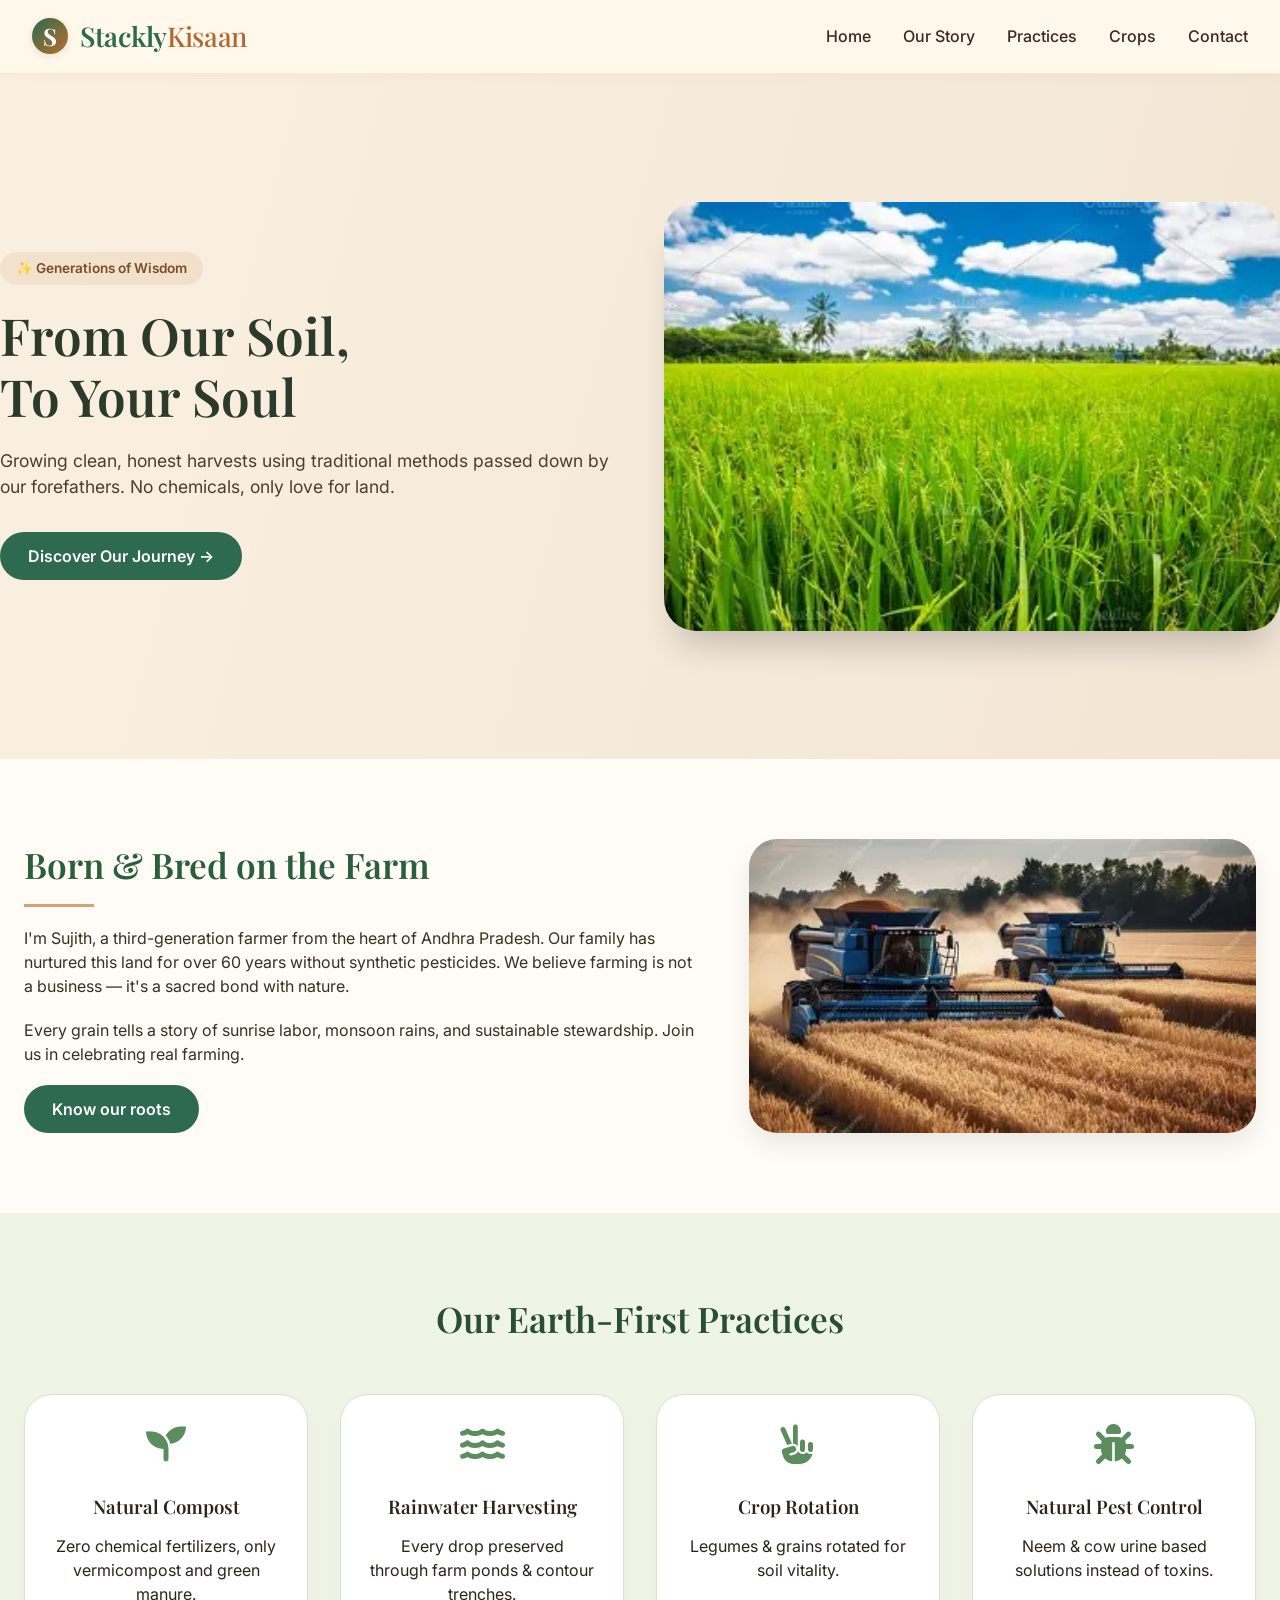
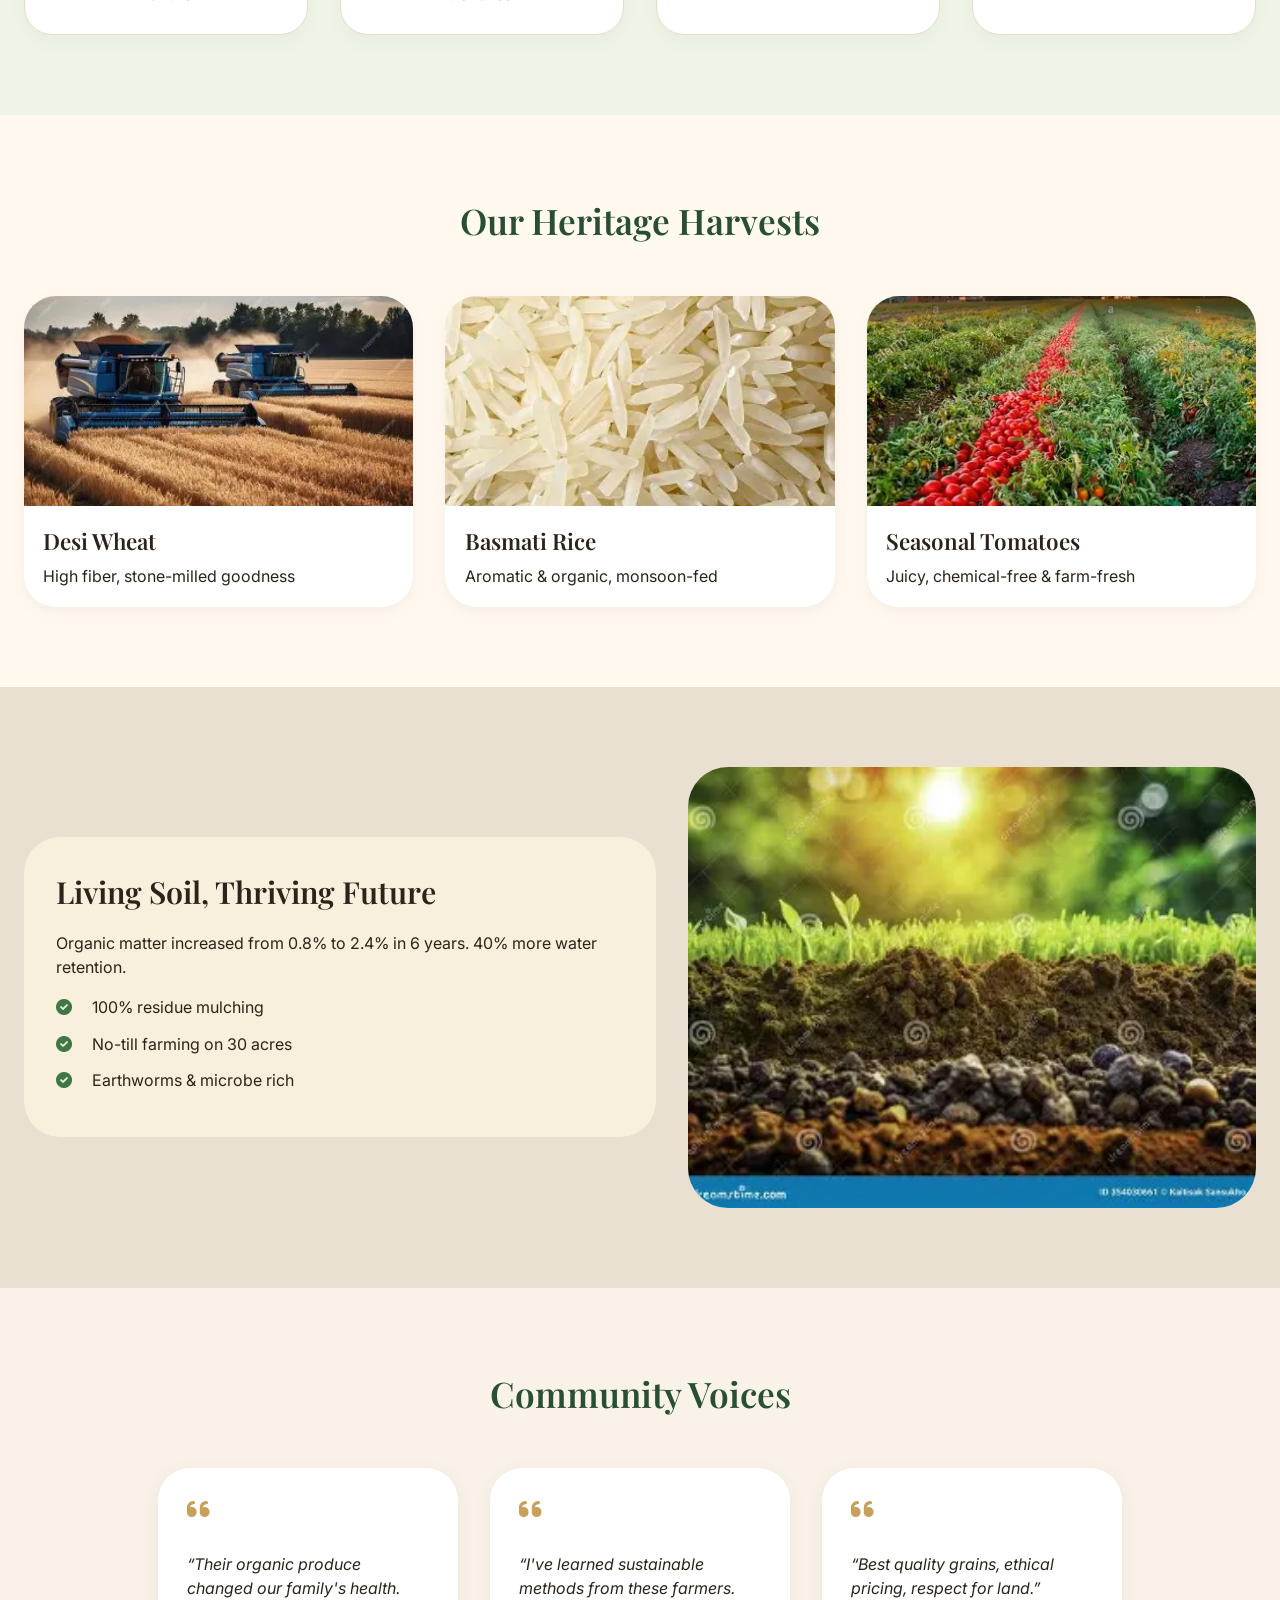
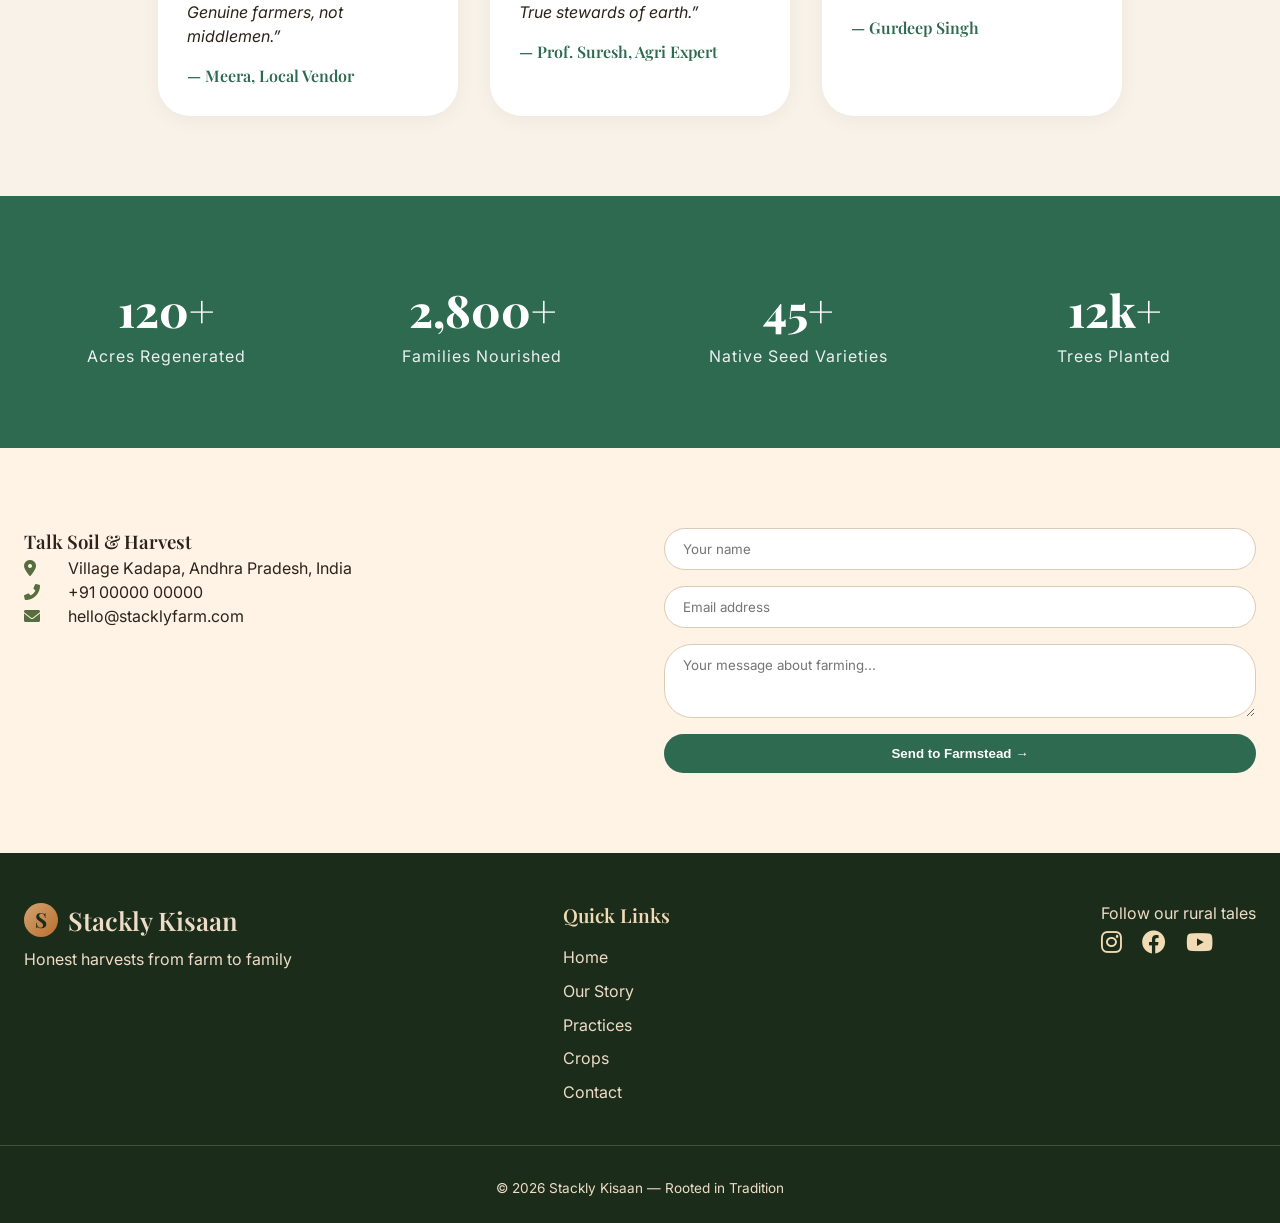
<file: index.html>
<!DOCTYPE html>
<html lang="en">
<head>
    <meta charset="UTF-8">
    <meta name="viewport" content="width=device-width, initial-scale=1.0, viewport-fit=cover">
    <title>Desi Kisaan | Farmer's Harvest</title>
    <!-- Global Styles -->
    <link rel="stylesheet" href="css/global.css">
    <!-- Section Specific Styles -->
    <link rel="stylesheet" href="css/header.css">
    <link rel="stylesheet" href="css/hero.css">
    <link rel="stylesheet" href="css/about.css">
    <link rel="stylesheet" href="css/practices.css">
    <link rel="stylesheet" href="css/crops.css">
    <link rel="stylesheet" href="css/soilhealth.css">
    <link rel="stylesheet" href="css/testimonials.css">
    <link rel="stylesheet" href="css/stats.css">
    <link rel="stylesheet" href="css/contact.css">
    <link rel="stylesheet" href="css/footer.css">
    <link href="https://fonts.googleapis.com/css2?family=Inter:opsz,wght@14..32,300;14..32,400;14..32,500;14..32,600;14..32,700&family=Playfair+Display:wght@400;500;600;700&display=swap" rel="stylesheet">
    <link rel="stylesheet" href="https://cdnjs.cloudflare.com/ajax/libs/font-awesome/6.0.0-beta3/css/all.min.css">
</head>
<body>
    <div id="app">
        <!-- Dynamic sections will be injected here -->
        <main id="main-content"></main>
    </div>
    
    <!-- Loading indicator -->
    <div id="loader" class="loader-wrapper">
        <div class="loader"></div>
        <p>Loading farm fresh wisdom...</p>
    </div>

    <script src="js/main.js"></script>
</body>
</html>
</file>
<file: css/global.css>
/* RESET & GLOBAL VARIABLES */
:root {
    --farm-green: #2d6a4f;
    --farm-darkgreen: #1b4d3b;
    --farm-gold: #d4a373;
    --farm-earth: #b46534;
    --farm-cream: #fff4e6;
    --farm-softbrown: #8b5a2b;
    --shadow-sm: 0 4px 20px rgba(0,0,0,0.05);
    --transition: all 0.3s cubic-bezier(0.25, 0.46, 0.45, 0.94);
}

* {
    margin: 0;
    padding: 0;
    box-sizing: border-box;
}

body {
    font-family: 'Inter', sans-serif;
    background-color: #fefaf5;
    color: #2c241a;
    line-height: 1.5;
    overflow-x: hidden;
}

h1, h2, h3, h4, .logo-text {
    font-family: 'Playfair Display', serif;
    font-weight: 600;
}

img, picture {
    max-width: 100%;
    display: block;
}

.container {
    max-width: 1280px;
    margin: 0 auto;
    padding: 0 24px;
}

.section-padding {
    padding: 80px 0;
}

/* animations */
.fade-up {
    opacity: 0;
    transform: translateY(32px);
    transition: opacity 0.7s ease, transform 0.7s ease;
}

.fade-up.visible {
    opacity: 1;
    transform: translateY(0);
}

/* loader */
.loader-wrapper {
    position: fixed;
    top: 0;
    left: 0;
    width: 100%;
    height: 100%;
    background: #fff8f0;
    display: flex;
    flex-direction: column;
    align-items: center;
    justify-content: center;
    z-index: 9999;
    transition: opacity 0.5s;
}
.loader {
    width: 55px;
    height: 55px;
    border: 5px solid #e9d6b0;
    border-top: 5px solid #2d6a4f;
    border-radius: 50%;
    animation: spin 1s linear infinite;
    margin-bottom: 20px;
}
@keyframes spin { 0% { transform: rotate(0deg); } 100% { transform: rotate(360deg); } }
.loader-wrapper p {
    color: #7a4c2c;
    font-weight: 500;
}

/* button styling */
.btn-primary {
    display: inline-block;
    background-color: var(--farm-green);
    color: white;
    padding: 12px 28px;
    border-radius: 40px;
    text-decoration: none;
    font-weight: 600;
    transition: var(--transition);
    border: none;
    cursor: pointer;
}
.btn-primary:hover {
    background-color: var(--farm-darkgreen);
    transform: translateY(-3px);
    box-shadow: 0 10px 20px rgba(0,0,0,0.1);
}
</file>
<file: css/header.css>
/* header specific styling */
.farmer-header {
    background: rgba(255, 248, 235, 0.96);
    backdrop-filter: blur(8px);
    box-shadow: 0 2px 15px rgba(0,0,0,0.03);
    position: sticky;
    top: 0;
    z-index: 100;
    border-bottom: 1px solid rgba(212, 163, 115, 0.2);
}
.nav-container {
    display: flex;
    justify-content: space-between;
    align-items: center;
    padding: 1rem 2rem;
    max-width: 1400px;
    margin: 0 auto;
}
.logo h2 {
    font-size: 1.7rem;
    color: var(--farm-green);
    letter-spacing: -0.3px;
}
.logo span {
    color: var(--farm-earth);
    font-weight: 500;
}
.nav-links {
    display: flex;
    gap: 2rem;
    list-style: none;
}
.nav-links a {
    text-decoration: none;
    font-weight: 500;
    color: #3a2c1c;
    transition: 0.2s;
    font-size: 1rem;
    padding: 6px 0;
    border-bottom: 2px solid transparent;
}
.nav-links a:hover {
    color: var(--farm-green);
    border-bottom-color: var(--farm-gold);
}
.hamburger {
    display: none;
    font-size: 1.8rem;
    cursor: pointer;
    color: #5a3e28;
}
/* Close button hidden by default (desktop) */
.close-menu-btn {
    display: none;
}
@media (max-width: 880px) {
    .nav-links {
        position: fixed;
        top: 70px;
        left: -100%;
        background: white;
        width: 80%;
        height: calc(100vh - 70px);
        flex-direction: column;
        align-items: center;
        padding-top: 40px;
        transition: 0.3s;
        box-shadow: 5px 0 20px rgba(0,0,0,0.1);
        gap: 2rem;
    }
    .nav-links.active {
        left: 0;
    }
    .hamburger {
        display: block;
    }
    /* Show close button only in mobile menu */
    .close-menu-btn {
        display: flex;
        position: absolute;
        top: 20px;
        right: 25px;
        font-size: 1.6rem;
        cursor: pointer;
        color: #7a4c2c;
        background: #f5e7d3;
        width: 40px;
        height: 40px;
        align-items: center;
        justify-content: center;
        border-radius: 50%;
    }
    .close-menu-btn:hover {
        background: #e2cfb3;
    }
}

.logo {
    display: flex;
    align-items: center;
    gap: 12px;
    flex-wrap: wrap;
}
.s-logo {
    width: 36px;
    height: 36px;
    background: linear-gradient(135deg, #2d6a4f, #b86f2c);
    color: white;
    font-weight: bold;
    font-size: 1.5rem;
    display: flex;
    align-items: center;
    justify-content: center;
    border-radius: 50%;
    font-family: 'Playfair Display', serif;
    box-shadow: 0 2px 8px rgba(0,0,0,0.1);
}
@media (max-width: 550px) {
    .s-logo {
        width: 30px;
        height: 30px;
        font-size: 1.2rem;
    }
}
</file>
<file: css/hero.css>
.hero-section {
    background: linear-gradient(105deg, #faf0e1 0%, #f2e5d4 100%);
    overflow: hidden;
}
.hero-grid {
    display: flex;
    align-items: center;
    gap: 3rem;
    flex-wrap: wrap;
    padding: 3rem 0;
}
.hero-content {
    flex: 1;
    min-width: 280px;
}
.hero-content .badge {
    background: #d4a37330;
    display: inline-block;
    padding: 6px 16px;
    border-radius: 40px;
    font-size: 0.85rem;
    font-weight: 600;
    color: #7a4c2c;
    margin-bottom: 20px;
}
.hero-content h1 {
    font-size: 3.2rem;
    line-height: 1.2;
    margin-bottom: 20px;
    color: #2c3a2b;
}
.hero-content p {
    font-size: 1.1rem;
    color: #4c3e2e;
    margin-bottom: 32px;
}
.hero-image {
    flex: 1;
    border-radius: 32px;
    overflow: hidden;
    box-shadow: 0 25px 35px -12px rgba(0,0,0,0.2);
}
.hero-image img {
    width: 100%;
    height: auto;
    transition: transform 0.5s;
}
.hero-image:hover img {
    transform: scale(1.02);
}
@media (max-width: 760px) {
    .hero-content h1 { font-size: 2.4rem; }
    .hero-grid { flex-direction: column; text-align: center; }
    /* Hide hero image on mobile */
    .hero-image {
        display: none;
    }
}
</file>
<file: css/about.css>
.about-section {
    background-color: #fffcf7;
}
.about-wrapper {
    display: flex;
    gap: 3rem;
    flex-wrap: wrap;
    align-items: center;
}
.about-text {
    flex: 1.2;
}
.about-text h2 {
    font-size: 2.2rem;
    color: #2b5e3b;
    margin-bottom: 1rem;
    position: relative;
}
.about-text h2:after {
    content: '';
    width: 70px;
    height: 3px;
    background: #d4a373;
    display: block;
    margin-top: 12px;
}
.about-text p {
    margin: 1.2rem 0;
    color: #3b2e22;
}
.about-img {
    flex: 0.9;
    border-radius: 28px;
    overflow: hidden;
    box-shadow: 0 12px 24px rgba(0,0,0,0.08);
}
.about-img img {
    width: 100%;
    height: auto;
}
/* Responsive: stack image below content */
@media (max-width: 760px) {
    .about-wrapper {
        flex-direction: column;
    }
    .about-img {
        margin-top: 1rem;
        order: 2;
    }
    .about-text {
        order: 1;
        text-align: center;
    }
    .about-text h2:after {
        margin-left: auto;
        margin-right: auto;
    }
}
</file>
<file: css/practices.css>
.practices-section {
    background: #eef4e6;
}
.section-title {
    text-align: center;
    font-size: 2.2rem;
    margin-bottom: 3rem;
    color: #294e32;
}
.practices-grid {
    display: grid;
    grid-template-columns: repeat(auto-fit, minmax(260px, 1fr));
    gap: 2rem;
}
.practice-card {
    background: white;
    border-radius: 28px;
    padding: 1.8rem;
    text-align: center;
    transition: all 0.3s;
    box-shadow: 0 8px 20px rgba(0,0,0,0.03);
    border: 1px solid #e9dbc9;
}
.practice-card i {
    font-size: 2.5rem;
    color: #5c8d5e;
    margin-bottom: 1rem;
}
.practice-card h3 {
    margin: 0.8rem 0;
}
.practice-card:hover {
    transform: translateY(-8px);
    box-shadow: 0 20px 25px -12px rgba(0,0,0,0.15);
}
</file>
<file: css/crops.css>
.crops-section {
    background: #fff9ef;
}
.crops-grid {
    display: flex;
    flex-wrap: wrap;
    gap: 2rem;
    justify-content: center;
}
.crop-item {
    background: white;
    border-radius: 32px;
    flex: 1 1 280px;
    overflow: hidden;
    transition: 0.2s;
    box-shadow: 0 5px 15px rgba(0,0,0,0.05);
}
.crop-img {
    height: 210px;
    overflow: hidden;
}
.crop-img img {
    width: 100%;
    height: 100%;
    object-fit: cover;
    transition: 0.4s;
}
.crop-item:hover .crop-img img {
    transform: scale(1.05);
}
.crop-info {
    padding: 1.2rem;
}
.crop-info h3 {
    font-size: 1.4rem;
    margin-bottom: 0.3rem;
}
</file>
<file: css/soilhealth.css>
.soil-section {
    background: #e9e0d2;
}
.soil-container {
    display: flex;
    flex-wrap: wrap;
    gap: 2rem;
    align-items: center;
}
.soil-stats {
    flex: 1;
    background: rgba(255,245,225,0.7);
    padding: 2rem;
    border-radius: 36px;
}
.soil-stats h3 {
    font-size: 1.9rem;
    margin-bottom: 1rem;
}
.soil-img {
    flex: 1;
    border-radius: 40px;
    overflow: hidden;
}
.soil-img img {
    width: 100%;
}
.soil-stats ul {
    list-style: none;
    margin-top: 1rem;
}
.soil-stats li {
    margin: 0.8rem 0;
    display: flex;
    align-items: center;
    gap: 12px;
}
.soil-stats li i {
    color: #3f7846;
    width: 24px;
}
/* Responsive: stack image above content on mobile */
@media (max-width: 760px) {
    .soil-container {
        flex-direction: column;
    }
    .soil-img {
        order: 1;
        margin-bottom: 1rem;
    }
    .soil-stats {
        order: 2;
    }
}
</file>
<file: css/testimonials.css>
.testimonial-section {
    background: #f8f2e8;
}
.testimonial-flex {
    display: flex;
    flex-wrap: wrap;
    gap: 2rem;
    justify-content: center;
}
.testi-card {
    background: white;
    border-radius: 2rem;
    padding: 1.8rem;
    width: 300px;
    transition: 0.2s;
    box-shadow: var(--shadow-sm);
}
.testi-card i.fa-quote-left {
    color: #c7a05b;
    font-size: 1.6rem;
    margin-bottom: 0.8rem;
}
.testi-card p {
    font-style: italic;
    margin: 1rem 0;
}
.testi-card h4 {
    margin-top: 0.5rem;
    color: #2d6a4f;
}
</file>
<file: css/stats.css>
.stats-section {
    background: #2d6a4f;
    color: white;
    text-align: center;
}
.stats-grid {
    display: grid;
    grid-template-columns: repeat(auto-fit, minmax(180px, 1fr));
    gap: 2rem;
}
.stat-number {
    font-size: 2.8rem;
    font-weight: 800;
    font-family: 'Playfair Display';
}
.stat-label {
    font-size: 1rem;
    letter-spacing: 1px;
    opacity: 0.9;
}
</file>
<file: css/contact.css>
.contact-section {
    background: #fff3e6;
}
.contact-flex {
    display: flex;
    flex-wrap: wrap;
    gap: 3rem;
}
.contact-info {
    flex: 1;
}
.contact-info i {
    margin-right: 12px;
    color: #566d3e;
    width: 28px;
}
.contact-form {
    flex: 1;
    display: flex;
    flex-direction: column;
    gap: 1rem;
}
.contact-form input, .contact-form textarea {
    padding: 12px 18px;
    border: 1px solid #dbcbb6;
    border-radius: 48px;
    background: white;
    font-family: inherit;
}
.contact-form textarea {
    border-radius: 28px;
    resize: vertical;
}
</file>
<file: css/footer.css>
.footer {
    background: #1c2c1b;
    color: #eedcc7;
    padding: 3rem 0 1.5rem;
}
.footer-container {
    display: flex;
    flex-wrap: wrap;
    justify-content: space-between;
    gap: 2rem;
}
.footer-social a {
    color: #f0dbb4;
    font-size: 1.5rem;
    margin-right: 1rem;
    transition: 0.2s;
    display: inline-block;
}
.footer-bottom {
    text-align: center;
    padding-top: 2rem;
    font-size: 0.85rem;
    border-top: 1px solid #3e5535;
    margin-top: 2rem;
}

/* Footer brand and S-logo */
.footer-brand {
    flex: 1;
}
.footer-logo-wrapper {
    display: flex;
    align-items: center;
    gap: 10px;
    margin-bottom: 0.5rem;
}
.footer-logo-wrapper h3 {
    font-size: 1.6rem;
    margin: 0;
}
.s-logo-footer {
    width: 34px;
    height: 34px;
    background: linear-gradient(135deg, #d4a373, #b86f2c);
    color: #1c2c1b;
    font-weight: bold;
    font-size: 1.3rem;
    display: flex;
    align-items: center;
    justify-content: center;
    border-radius: 50%;
    font-family: 'Playfair Display', serif;
}
.footer-links {
    flex: 1;
    min-width: 140px;
}
.footer-links h4 {
    font-size: 1.2rem;
    margin-bottom: 1rem;
    color: #f0dbb4;
}
.footer-links ul {
    list-style: none;
    padding: 0;
}
.footer-links li {
    margin-bottom: 0.6rem;
}
.footer-links a {
    color: #eedcc7;
    text-decoration: none;
    transition: 0.2s;
}
.footer-links a:hover {
    color: #d4a373;
    padding-left: 5px;
}
.footer-social a {
    color: #f0dbb4;
    font-size: 1.5rem;
    margin-right: 1rem;
    transition: 0.2s;
    display: inline-block;
}
@media (max-width: 760px) {
    .footer-container {
        flex-direction: column;
        text-align: center;
    }
    .footer-logo-wrapper {
        justify-content: center;
    }
    .footer-links ul {
        display: flex;
        flex-wrap: wrap;
        justify-content: center;
        gap: 1rem;
    }
}
</file>
